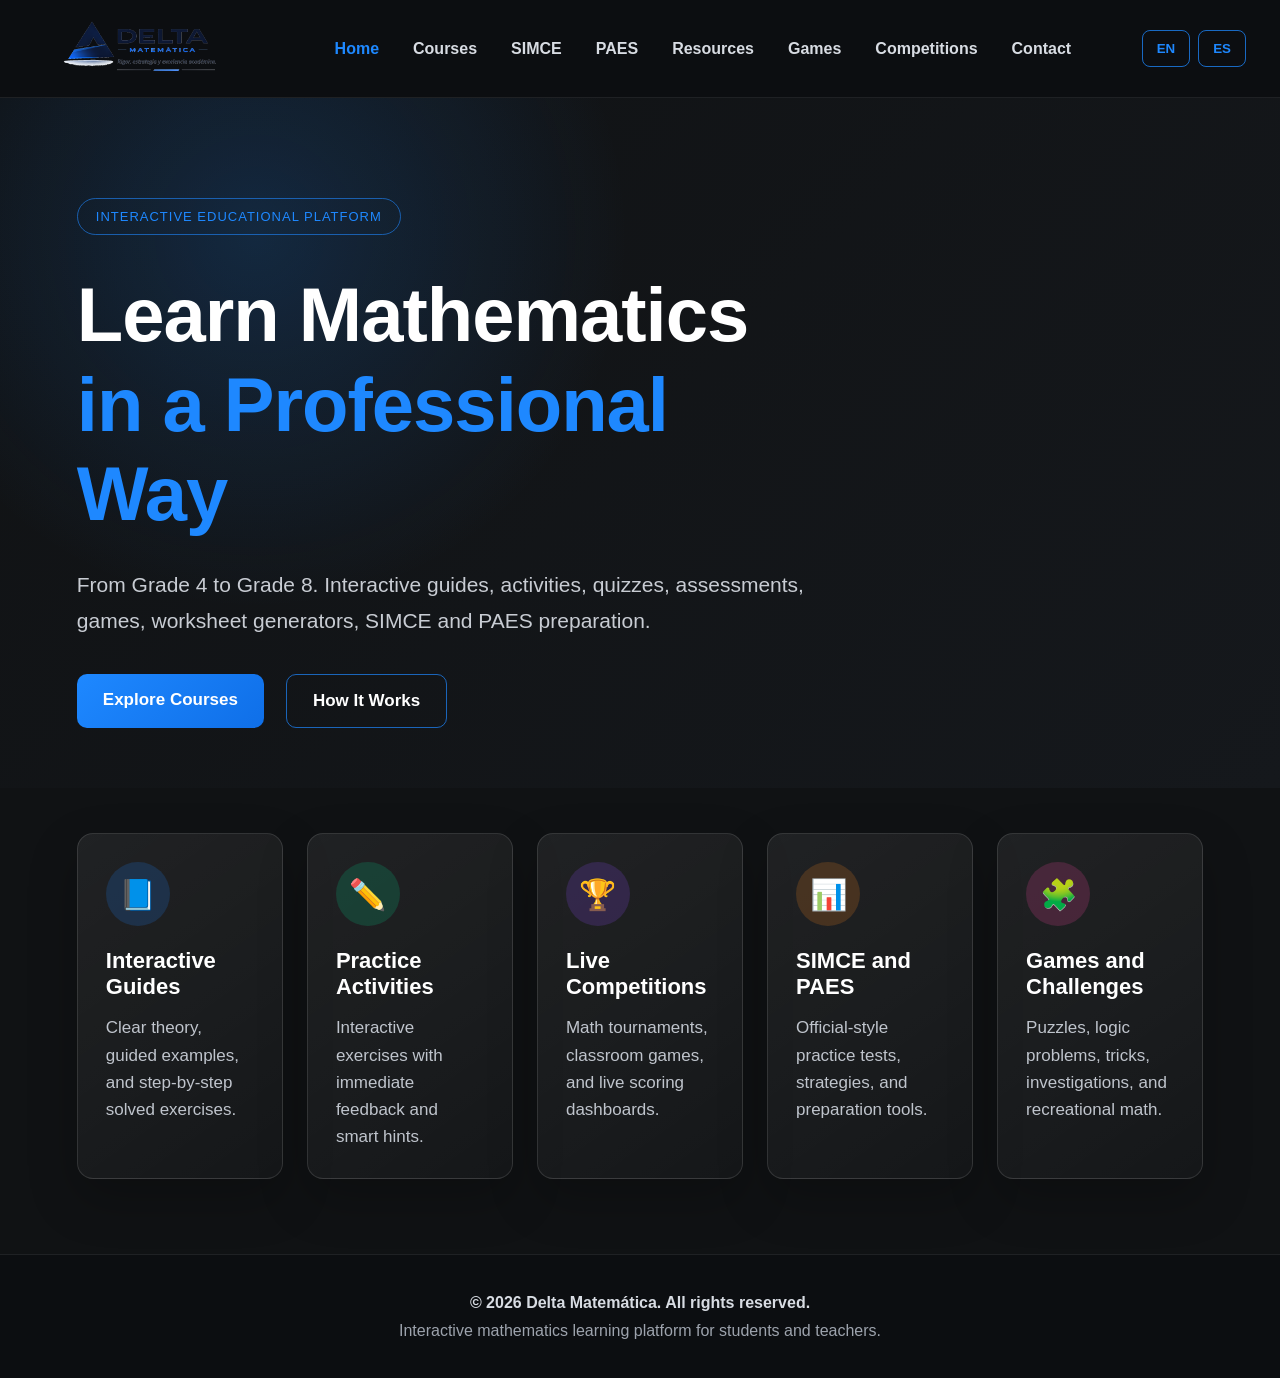
<file: index.html>
<!DOCTYPE html>
<html lang="en">
<head>
  <meta charset="UTF-8" />
  <meta name="viewport" content="width=device-width, initial-scale=1.0" />
  <title>Delta Matemática</title>
  <link rel="stylesheet" href="./style.css?v=4" />
</head>

<body>

<header class="navbar">
  <div class="logo-area">
    <img src="logo.png" alt="Delta Matemática Logo" class="logo-img">
  </div>

  <nav class="nav-links">
    <a href="index.html" class="active" data-en="Home" data-es="Inicio">Home</a>
    <a href="grade6.html" data-en="Courses" data-es="Cursos">Courses</a>
    <a href="#" data-en="SIMCE" data-es="SIMCE">SIMCE</a>
    <a href="#" data-en="PAES" data-es="PAES">PAES</a>
    <a href="#" data-en="Resources" data-es="Recursos">Resources</a>
    <a href="#" data-en="Games" data-es="Juegos">Games</a>
    <a href="#" data-en="Competitions" data-es="Competencias">Competitions</a>
    <a href="#" data-en="Contact" data-es="Contacto">Contact</a>
  </nav>

  <div class="right-actions">
    <button onclick="setLanguage('en')" class="lang-btn">EN</button>
    <button onclick="setLanguage('es')" class="lang-btn">ES</button>
  </div>
</header>

<main>

<section class="hero">
  <div class="hero-content">
    <p class="badge"
       data-en="INTERACTIVE EDUCATIONAL PLATFORM"
       data-es="PLATAFORMA EDUCATIVA INTERACTIVA">
       INTERACTIVE EDUCATIONAL PLATFORM
    </p>

    <h1>
      <span data-en="Learn Mathematics" data-es="Aprende Matemática">Learn Mathematics</span>
      <br>
      <span data-en="in a Professional Way" data-es="de forma Profesional" class="highlight">
        in a Professional Way
      </span>
    </h1>

    <p class="hero-text"
       data-en="From Grade 4 to Grade 8. Interactive guides, activities, quizzes, assessments, games, worksheet generators, SIMCE and PAES preparation."
       data-es="Desde 4° básico hasta 8° básico. Guías interactivas, actividades, cuestionarios, evaluaciones, juegos, generadores de guías, preparación SIMCE y PAES.">
       From Grade 4 to Grade 8. Interactive guides, activities, quizzes, assessments, games, worksheet generators, SIMCE and PAES preparation.
    </p>

    <div class="hero-buttons">
      <a href="grade6.html" class="primary-btn" data-en="Explore Courses" data-es="Explorar Cursos">
        Explore Courses
      </a>

      <a href="#" class="secondary-btn" data-en="How It Works" data-es="Cómo Funciona">
        How It Works
      </a>
    </div>
  </div>
</section>

<section class="cards-section">

  <div class="feature-card">
    <div class="icon blue">📘</div>
    <h2 data-en="Interactive Guides" data-es="Guías Interactivas">Interactive Guides</h2>
    <p data-en="Clear theory, guided examples, and step-by-step solved exercises."
       data-es="Teoría clara, ejemplos guiados y ejercicios resueltos paso a paso.">
       Clear theory, guided examples, and step-by-step solved exercises.
    </p>
  </div>

  <div class="feature-card">
    <div class="icon green">✏️</div>
    <h2 data-en="Practice Activities" data-es="Actividades Prácticas">Practice Activities</h2>
    <p data-en="Interactive exercises with immediate feedback and smart hints."
       data-es="Ejercicios interactivos con retroalimentación inmediata y pistas inteligentes.">
       Interactive exercises with immediate feedback and smart hints.
    </p>
  </div>

  <div class="feature-card">
    <div class="icon purple">🏆</div>
    <h2 data-en="Live Competitions" data-es="Competencias en Vivo">Live Competitions</h2>
    <p data-en="Math tournaments, classroom games, and live scoring dashboards."
       data-es="Torneos matemáticos, juegos de clase y tableros con puntaje en vivo.">
       Math tournaments, classroom games, and live scoring dashboards.
    </p>
  </div>

  <div class="feature-card">
    <div class="icon orange">📊</div>
    <h2 data-en="SIMCE and PAES" data-es="SIMCE y PAES">SIMCE and PAES</h2>
    <p data-en="Official-style practice tests, strategies, and preparation tools."
       data-es="Pruebas tipo oficial, estrategias y herramientas de preparación.">
       Official-style practice tests, strategies, and preparation tools.
    </p>
  </div>

  <div class="feature-card">
    <div class="icon pink">🧩</div>
    <h2 data-en="Games and Challenges" data-es="Juegos y Desafíos">Games and Challenges</h2>
    <p data-en="Puzzles, logic problems, tricks, investigations, and recreational math."
       data-es="Puzzles, problemas de lógica, trucos, investigaciones y matemática recreativa.">
       Puzzles, logic problems, tricks, investigations, and recreational math.
    </p>
  </div>

</section>

</main>

<footer>
  <p>© 2026 Delta Matemática. All rights reserved.</p>
  <p data-en="Interactive mathematics learning platform for students and teachers."
     data-es="Plataforma interactiva de aprendizaje matemático para estudiantes y profesores.">
     Interactive mathematics learning platform for students and teachers.
  </p>
</footer>

<script src="script.js"></script>
</body>
</html>
</file>
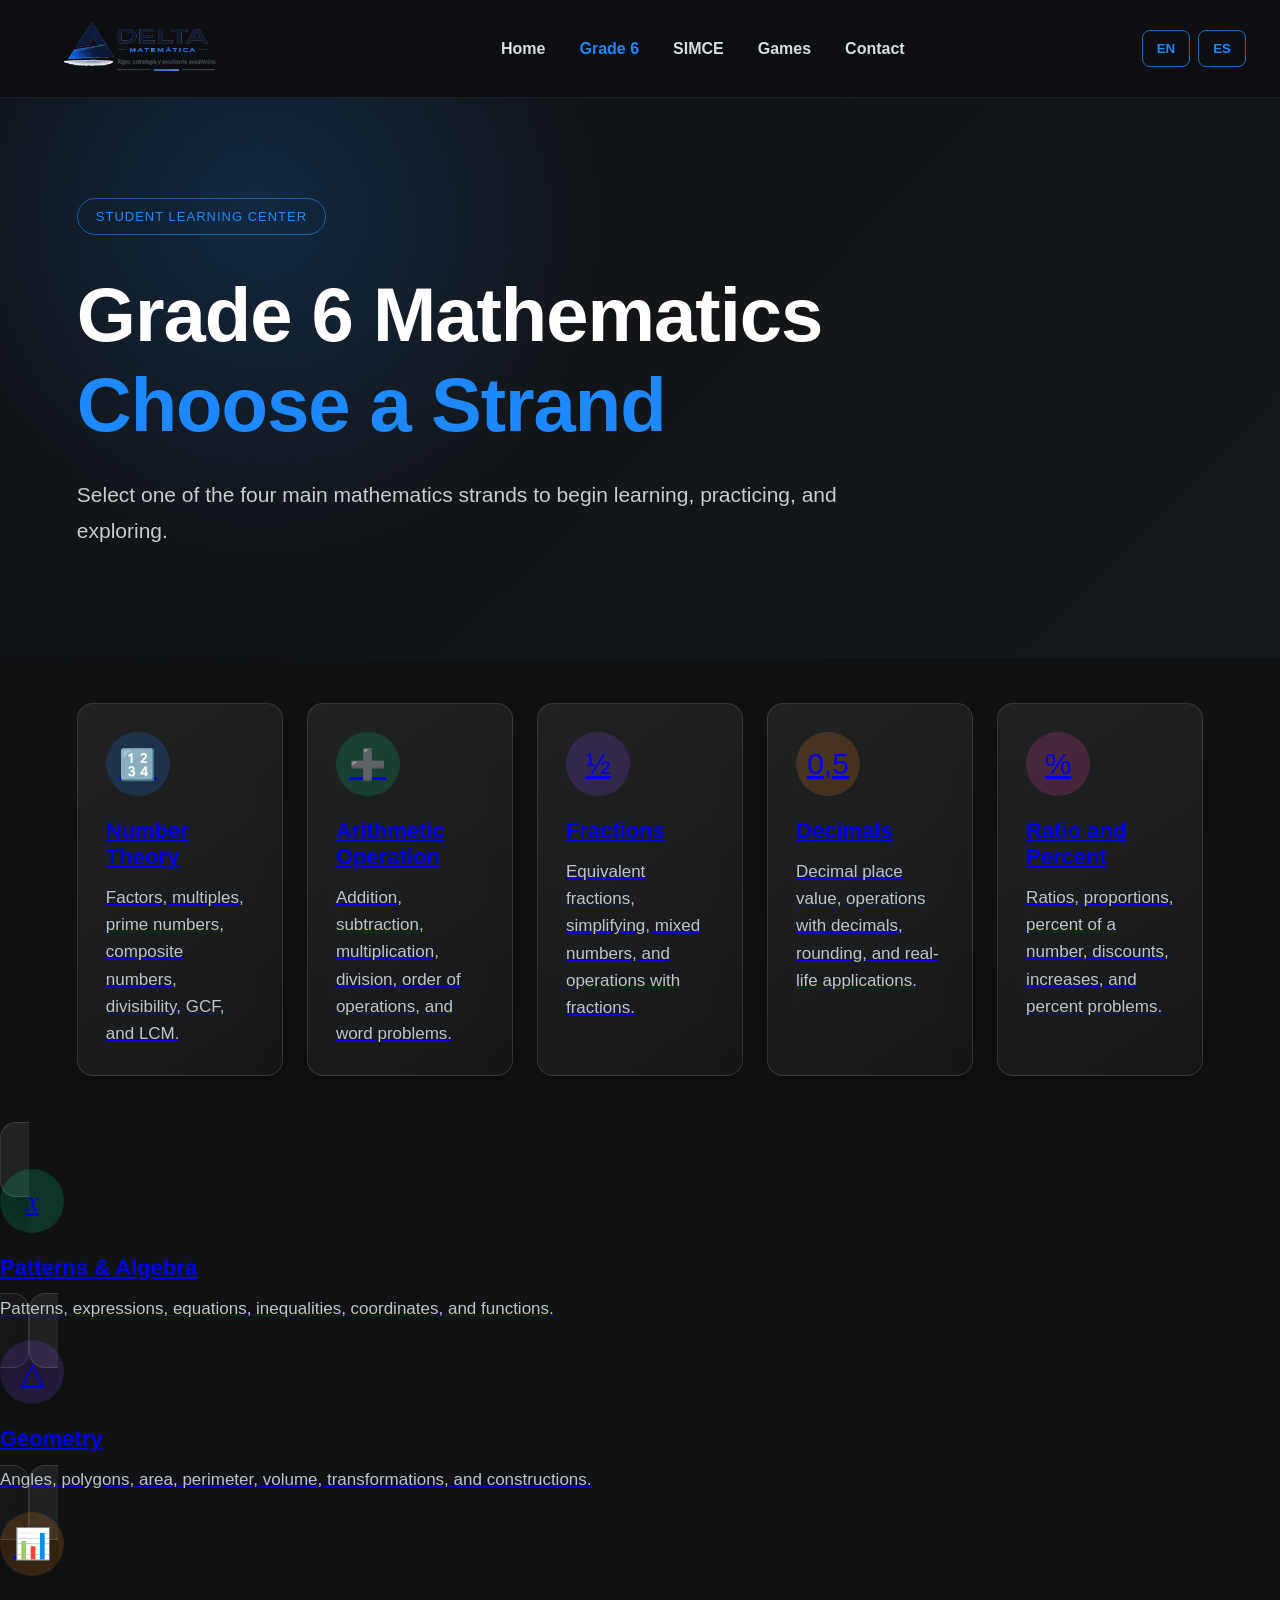
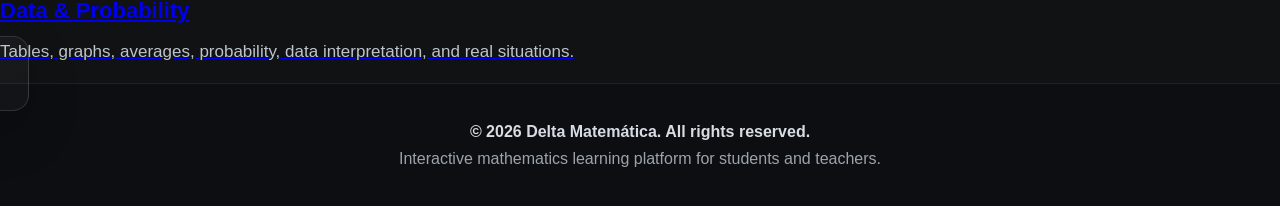
<file: grade6.html>
<!DOCTYPE html>
<html lang="en">
<head>
  <meta charset="UTF-8" />
  <meta name="viewport" content="width=device-width, initial-scale=1.0" />
  <title>Grade 6 | Delta Matemática</title>
  <link rel="stylesheet" href="./style.css?v=4" />
</head>

<body>

<header class="navbar">
  <div class="logo-area">
    <img src="logo.png" alt="Delta Matemática Logo" class="logo-img">
  </div>

  <nav class="nav-links">
    <a href="./index.html" data-en="Home" data-es="Inicio">Home</a>
    <a href="./grade6.html" class="active" data-en="Grade 6" data-es="6° Básico">Grade 6</a>
    <a href="#" data-en="SIMCE" data-es="SIMCE">SIMCE</a>
    <a href="#" data-en="Games" data-es="Juegos">Games</a>
    <a href="#" data-en="Contact" data-es="Contacto">Contact</a>
  </nav>

  <div class="right-actions">
    <button onclick="setLanguage('en')" class="lang-btn">EN</button>
    <button onclick="setLanguage('es')" class="lang-btn">ES</button>
  </div>
</header>

<main>

<section class="hero">
  <div class="hero-content">
    <p class="badge"
       data-en="STUDENT LEARNING CENTER"
       data-es="CENTRO DE APRENDIZAJE DEL ESTUDIANTE">
       STUDENT LEARNING CENTER
    </p>

    <h1>
      <span data-en="Grade 6 Mathematics" data-es="Matemática 6° Básico">Grade 6 Mathematics</span>
      <br>
      <span class="highlight" data-en="Choose a Strand" data-es="Elige un Eje">
        Choose a Strand
      </span>
    </h1>

    <p class="hero-text"
       data-en="Select one of the four main mathematics strands to begin learning, practicing, and exploring."
       data-es="Selecciona uno de los cuatro ejes principales de matemática para comenzar a aprender, practicar y explorar.">
       Select one of the four main mathematics strands to begin learning, practicing, and exploring.
    </p>
  </div>
</section>

<section class="cards-section">

<a href="./grade6_number_theory.html" class="feature-card">
    <div class="icon blue">🔢</div>
    <h2 data-en="Number Theory" data-es="Teoría de Números">Number Theory</h2>
    <p data-en="Factors, multiples, prime numbers, composite numbers, divisibility, GCF, and LCM."
       data-es="Factores, múltiplos, números primos, compuestos, divisibilidad, MCD y MCM.">
       Factors, multiples, prime numbers, composite numbers, divisibility, GCF, and LCM.
    </p>
  </a>

  <a href="#" class="feature-card">
    <div class="icon green">➕</div>
    <h2 data-en="Arithmetic Operation" data-es="Operaciones Aritméticas">Arithmetic Operation</h2>
    <p data-en="Addition, subtraction, multiplication, division, order of operations, and word problems."
       data-es="Adición, sustracción, multiplicación, división, orden de operaciones y problemas.">
       Addition, subtraction, multiplication, division, order of operations, and word problems.
    </p>
  </a>

  <a href="#" class="feature-card">
    <div class="icon purple">½</div>
    <h2 data-en="Fractions" data-es="Fracciones">Fractions</h2>
    <p data-en="Equivalent fractions, simplifying, mixed numbers, and operations with fractions."
       data-es="Fracciones equivalentes, simplificación, números mixtos y operaciones con fracciones.">
       Equivalent fractions, simplifying, mixed numbers, and operations with fractions.
    </p>
  </a>

  <a href="#" class="feature-card">
    <div class="icon orange">0,5</div>
    <h2 data-en="Decimals" data-es="Decimales">Decimals</h2>
    <p data-en="Decimal place value, operations with decimals, rounding, and real-life applications."
       data-es="Valor posicional decimal, operaciones con decimales, redondeo y aplicaciones reales.">
       Decimal place value, operations with decimals, rounding, and real-life applications.
    </p>
  </a>

  <a href="#" class="feature-card">
    <div class="icon pink">%</div>
    <h2 data-en="Ratio and Percent" data-es="Razón y Porcentaje">Ratio and Percent</h2>
    <p data-en="Ratios, proportions, percent of a number, discounts, increases, and percent problems."
       data-es="Razones, proporciones, porcentaje de un número, descuentos, aumentos y problemas.">
       Ratios, proportions, percent of a number, discounts, increases, and percent problems.
    </p>
  </a>

</section>

  <a href="#" class="feature-card">
    <div class="icon green">𝑥</div>
    <h2 data-en="Patterns & Algebra" data-es="Patrones y Álgebra">Patterns & Algebra</h2>
    <p data-en="Patterns, expressions, equations, inequalities, coordinates, and functions."
       data-es="Patrones, expresiones, ecuaciones, inecuaciones, coordenadas y funciones.">
       Patterns, expressions, equations, inequalities, coordinates, and functions.
    </p>
  </a>

  <a href="#" class="feature-card">
    <div class="icon purple">△</div>
    <h2 data-en="Geometry" data-es="Geometría">Geometry</h2>
    <p data-en="Angles, polygons, area, perimeter, volume, transformations, and constructions."
       data-es="Ángulos, polígonos, área, perímetro, volumen, transformaciones y construcciones.">
       Angles, polygons, area, perimeter, volume, transformations, and constructions.
    </p>
  </a>

  <a href="#" class="feature-card">
    <div class="icon orange">📊</div>
    <h2 data-en="Data & Probability" data-es="Datos y Probabilidad">Data & Probability</h2>
    <p data-en="Tables, graphs, averages, probability, data interpretation, and real situations."
       data-es="Tablas, gráficos, promedios, probabilidad, interpretación de datos y situaciones reales.">
       Tables, graphs, averages, probability, data interpretation, and real situations.
    </p>
  </a>

</section>

</main>

<footer>
  <p>© 2026 Delta Matemática. All rights reserved.</p>
  <p data-en="Interactive mathematics learning platform for students and teachers."
     data-es="Plataforma interactiva de aprendizaje matemático para estudiantes y profesores.">
     Interactive mathematics learning platform for students and teachers.
  </p>
</footer>

<script src="./script.js"></script>
</body>
</html>
</file>
<file: style.css>
* {
  margin: 0;
  padding: 0;
  box-sizing: border-box;
}

body {
  font-family: Arial, sans-serif;
  background: #101214;
  color: #ffffff;
}

.navbar {
  height: 98px;
  padding: 0 34px;
  display: flex;
  align-items: center;
  justify-content: space-between;
  background: rgba(12, 14, 17, 0.96);
  border-bottom: 1px solid rgba(255, 255, 255, 0.08);
}

.logo-area {
  width: 230px;
  display: flex;
  align-items: center;
}

.logo-img {
  width: 210px;
  height: auto;
  object-fit: contain;
}

.nav-links {
  display: flex;
  gap: 34px;
  align-items: center;
}

.nav-links a {
  color: #d8dce3;
  text-decoration: none;
  font-size: 16px;
  font-weight: 700;
}

.nav-links a.active,
.nav-links a:hover {
  color: #1e88ff;
}

.right-actions {
  display: flex;
  gap: 8px;
}

.lang-btn {
  background: transparent;
  color: #1e88ff;
  border: 1px solid rgba(30, 136, 255, 0.75);
  padding: 10px 14px;
  border-radius: 8px;
  font-weight: 700;
  cursor: pointer;
}

.hero {
  min-height: 560px;
  padding: 100px 6% 60px;
  background:
    radial-gradient(circle at 20% 20%, rgba(30, 136, 255, 0.18), transparent 32%),
    linear-gradient(135deg, #101214, #15181c);
}

.hero-content {
  max-width: 760px;
}

.badge {
  display: inline-block;
  color: #1e88ff;
  border: 1px solid rgba(30, 136, 255, 0.6);
  padding: 10px 18px;
  border-radius: 30px;
  font-size: 13px;
  letter-spacing: 1px;
  margin-bottom: 35px;
}

.hero h1 {
  font-size: clamp(46px, 6vw, 76px);
  line-height: 1.18;
  margin-bottom: 28px;
  letter-spacing: -1px;
}

.highlight {
  color: #1e88ff;
}

.hero-text {
  color: #c8ccd3;
  font-size: 21px;
  line-height: 1.7;
  max-width: 760px;
}

.hero-buttons {
  margin-top: 36px;
  display: flex;
  gap: 22px;
  flex-wrap: wrap;
}

.primary-btn,
.secondary-btn {
  padding: 16px 26px;
  border-radius: 10px;
  font-size: 17px;
  font-weight: 800;
  cursor: pointer;
  text-decoration: none;
  display: inline-block;
}

.primary-btn {
  background: linear-gradient(135deg, #1e88ff, #0f6fe8);
  color: white;
  border: none;
}

.secondary-btn {
  background: transparent;
  color: white;
  border: 1px solid rgba(30, 136, 255, 0.7);
}

.cards-section {
  padding: 45px 6% 75px;
  display: grid;
  grid-template-columns: repeat(5, 1fr);
  gap: 24px;
  background: #101214;
}

.feature-card {
  min-height: 260px;
  padding: 28px;
  border-radius: 16px;
  background: linear-gradient(145deg, rgba(255,255,255,0.07), rgba(255,255,255,0.025));
  border: 1px solid rgba(255,255,255,0.12);
  box-shadow: 0 20px 50px rgba(0,0,0,0.22);
}

.feature-card:hover {
  transform: translateY(-6px);
  transition: 0.25s ease;
  border-color: rgba(30, 136, 255, 0.7);
}

.icon {
  width: 64px;
  height: 64px;
  border-radius: 50%;
  display: flex;
  align-items: center;
  justify-content: center;
  margin-bottom: 22px;
  font-size: 30px;
}

.blue { background: rgba(30, 136, 255, 0.18); }
.green { background: rgba(0, 210, 140, 0.18); }
.purple { background: rgba(145, 80, 255, 0.18); }
.orange { background: rgba(255, 140, 30, 0.18); }
.pink { background: rgba(255, 72, 165, 0.18); }

.feature-card h2 {
  font-size: 22px;
  margin-bottom: 14px;
}

.feature-card p {
  color: #bfc4cc;
  font-size: 17px;
  line-height: 1.6;
}

footer {
  text-align: center;
  padding: 34px 20px;
  color: #9da3ad;
  background: #0c0e11;
  border-top: 1px solid rgba(255,255,255,0.08);
  line-height: 1.7;
}

footer p:first-child {
  color: #d8dce3;
  font-weight: 700;
}

@media (max-width: 1100px) {
  .nav-links {
    display: none;
  }

  .cards-section {
    grid-template-columns: repeat(2, 1fr);
  }
}

@media (max-width: 650px) {
  .navbar {
    height: auto;
    padding: 18px;
  }

  .logo-img {
    width: 170px;
  }

  .hero {
    padding: 70px 24px;
  }

  .cards-section {
    grid-template-columns: 1fr;
    padding: 35px 24px;
  }
}
</file>
